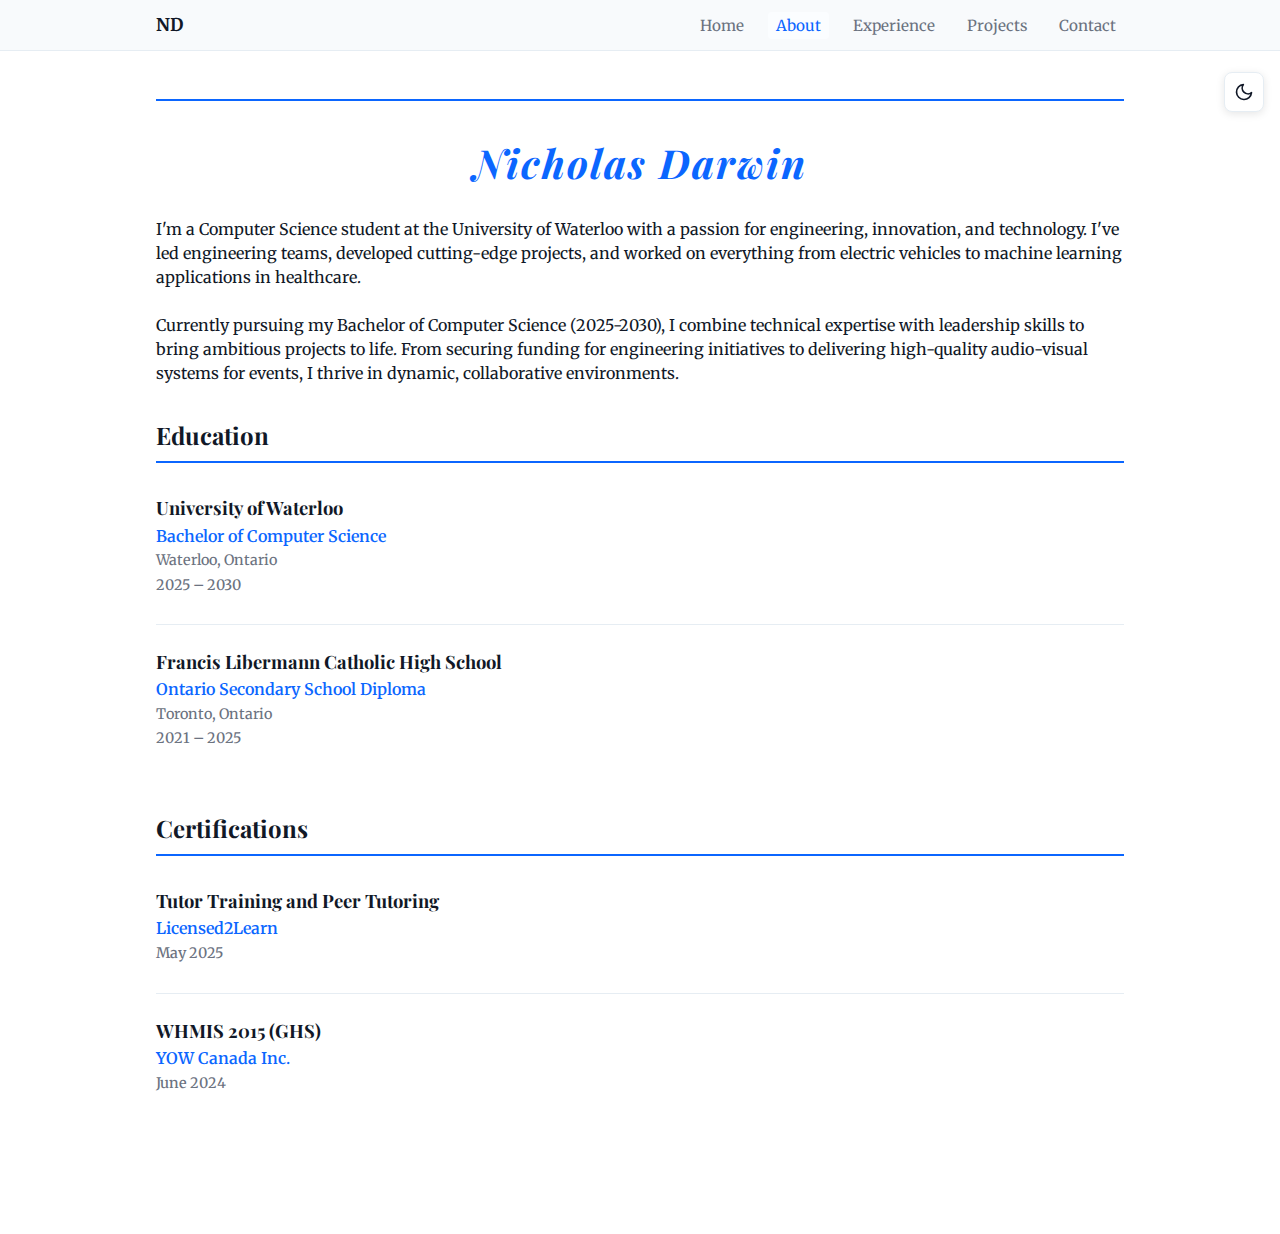
<file: about.html>
<!DOCTYPE html>
<html lang="en">
<head>
    <meta charset="UTF-8">
    <meta name="viewport" content="width=device-width, initial-scale=1.0">
    <meta name="description" content="About Nicholas Darwin - Computer Science student at the University of Waterloo with a passion for engineering, innovation, and technology. Learn about my education, certifications, and background.">
    <meta name="keywords" content="Nicholas Darwin, About, Education, Computer Science, University of Waterloo, Certifications">
    <link rel="canonical" href="https://nicholasdarwin.ca/about.html">
    <title>About Nicholas Darwin - Computer Science Student | Education & Background</title>
    <link rel="icon" type="image/svg+xml" href="favicon.svg">
    <link rel="stylesheet" href="styles.css">
    <link href="https://fonts.googleapis.com/css2?family=Merriweather:wght@400;700&family=Playfair+Display:wght@700&display=swap" rel="stylesheet">
</head>
<body>
    <!-- Header -->
    <header>
        <nav>
            <a href="index.html" class="logo">ND</a>
            <button class="theme-toggle" id="theme-toggle" aria-label="Toggle dark mode">
                <svg id="theme-icon" xmlns="http://www.w3.org/2000/svg" viewBox="0 0 24 24">
                    <path d="M21 12.79A9 9 0 1 1 11.21 3 7 7 0 0 0 21 12.79z"></path>
                </svg>
            </button>
            <button class="hamburger" id="hamburger-toggle">☰</button>
            <ul class="nav-links" id="nav-menu">
                <li><a href="index.html">Home</a></li>
                <li><a href="about.html" class="active">About</a></li>
                <li><a href="experience.html">Experience</a></li>
                <li><a href="projects.html">Projects</a></li>
                <li><a href="contact.html">Contact</a></li>
            </ul>
        </nav>
    </header>

    <main>
        <section>
            <h2 class="section-title"></h2>
            <h1 class="fancy-name">Nicholas Darwin</h1>
            <div class="about-content">
                <p>
                    I'm a Computer Science student at the University of Waterloo with a passion for engineering, 
                    innovation, and technology. I've led engineering teams, developed cutting-edge projects, and 
                    worked on everything from electric vehicles to machine learning applications in healthcare.
                </p>
                <p style="margin-top: 1.5rem;">
                    Currently pursuing my Bachelor of Computer Science (2025-2030), I combine technical expertise 
                    with leadership skills to bring ambitious projects to life. From securing funding for engineering 
                    initiatives to delivering high-quality audio-visual systems for events, I thrive in dynamic, 
                    collaborative environments.
                </p>
            </div>
        </section>

        <section id="education">
            <h2 class="section-title">Education</h2>
            <div class="experience-list">
                <div class="experience-item">
                    <div class="experience-header">
                        <div>
                            <h3>University of Waterloo</h3>
                            <p class="company">Bachelor of Computer Science</p>
                            <p class="location">Waterloo, Ontario</p>
                        </div>
                        <span class="date">2025 – 2030</span>
                    </div>
                </div>
                <div class="experience-item">
                    <div class="experience-header">
                        <div>
                            <h3>Francis Libermann Catholic High School</h3>
                            <p class="company">Ontario Secondary School Diploma</p>
                            <p class="location">Toronto, Ontario</p>
                        </div>
                        <span class="date">2021 – 2025</span>
                    </div>
                </div>
            </div>
        </section>

        <section id="certifications">
            <h2 class="section-title">Certifications</h2>
            <div class="experience-list">
                <div class="experience-item">
                    <div class="experience-header">
                        <div>
                            <h3>Tutor Training and Peer Tutoring</h3>
                            <p class="company">Licensed2Learn</p>
                        </div>
                        <span class="date">May 2025</span>
                    </div>
                </div>
                <div class="experience-item">
                    <div class="experience-header">
                        <div>
                            <h3>WHMIS 2015 (GHS)</h3>
                            <p class="company">YOW Canada Inc.</p>
                        </div>
                        <span class="date">June 2024</span>
                    </div>
                </div>
        </section>
    </main>

    <footer>
    </footer>

    <script src="script.js"></script>
</body>
</html>
</file>
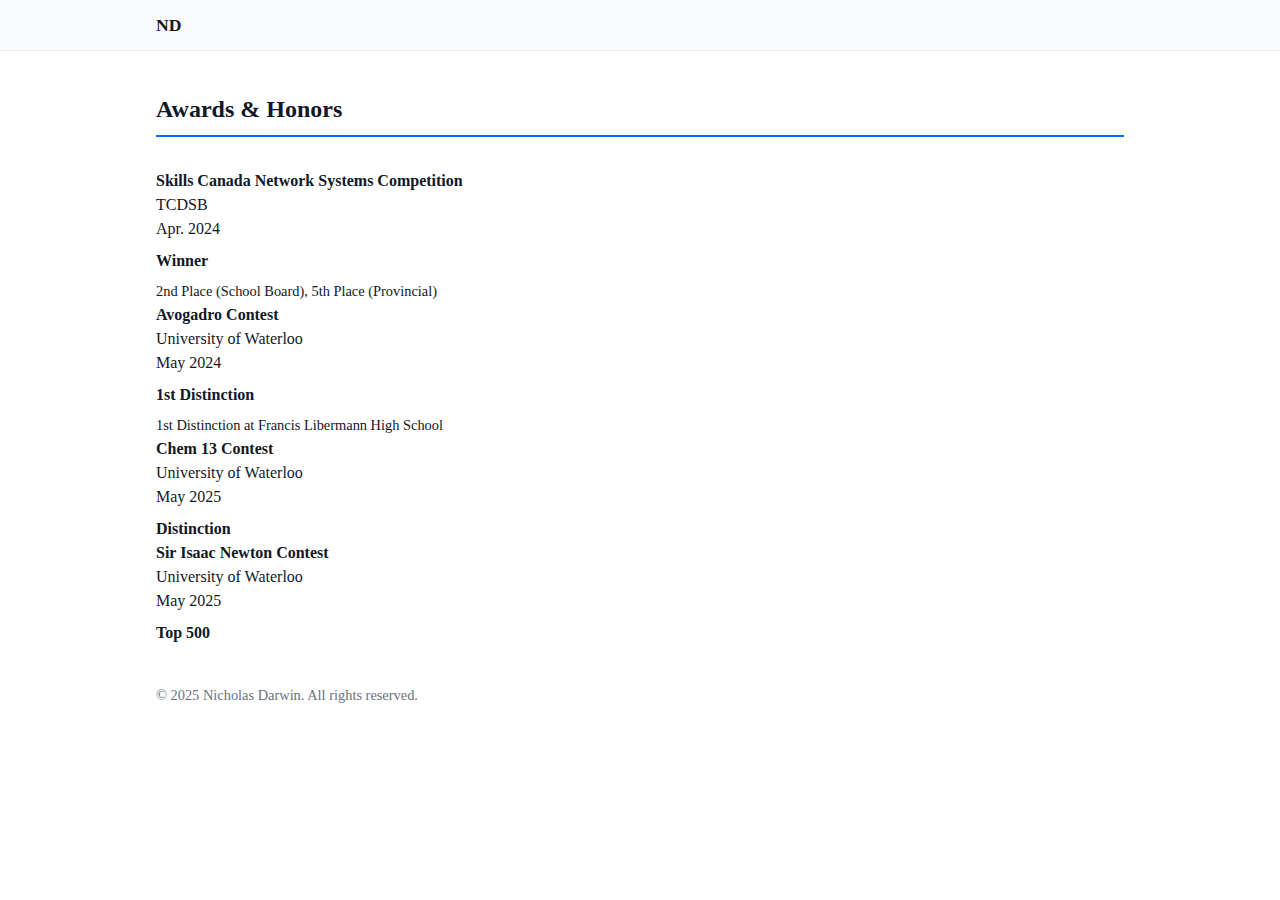
<file: awards.html>
<!DOCTYPE html>
<html lang="en">
<head>
    <meta charset="UTF-8">
    <meta name="viewport" content="width=device-width, initial-scale=1.0">
    <title>Awards - Nicholas Darwin</title>
    <link rel="preconnect" href="https://fonts.googleapis.com">
    <link rel="preconnect" href="https://fonts.gstatic.com" crossorigin>
    <link href="https://fonts.googleapis.com/css2?family=Orbitron:wght@400;500;700;900&family=Rajdhani:wght@300;400;500;600;700&display=swap" rel="stylesheet">
    <link rel="stylesheet" href="styles.css">
</head>
<body>
    <!-- Animated Starry Background -->
    <div id="stars"></div>

    <!-- Header -->
    <header>
        <nav>
            <a href="index.html" class="logo">ND</a>
            <ul class="nav-links">
                <li><a href="index.html">Home</a></li>
                <li><a href="about.html">About</a></li>
                <li><a href="experience.html">Experience</a></li>
                <li><a href="projects.html">Projects</a></li>
                <li><a href="skills.html">Skills</a></li>
                <li><a href="awards.html" class="active">Awards</a></li>
                <li><a href="contact.html">Contact</a></li>
            </ul>
        </nav>
    </header>

    <main>
        <section>
            <h2 class="section-title">Awards & Honors</h2>
            <div class="awards-grid">
                <div class="award-card">
                    <h4>Skills Canada Network Systems Competition</h4>
                    <p class="award-org">TCDSB</p>
                    <p class="award-date">Apr. 2024</p>
                    <p style="color: var(--neon-blue); margin-top: 0.5rem; font-weight: 600;">Winner</p>
                    <p style="color: var(--text-secondary); font-size: 0.9rem; margin-top: 0.5rem;">2nd Place (School Board), 5th Place (Provincial)</p>
                </div>
                <div class="award-card">
                    <h4>Avogadro Contest</h4>
                    <p class="award-org">University of Waterloo</p>
                    <p class="award-date">May 2024</p>
                    <p style="color: var(--neon-blue); margin-top: 0.5rem; font-weight: 600;">1st Distinction</p>
                    <p style="color: var(--text-secondary); font-size: 0.9rem; margin-top: 0.5rem;">1st Distinction at Francis Libermann High School</p>
                </div>
                <div class="award-card">
                    <h4>Chem 13 Contest</h4>
                    <p class="award-org">University of Waterloo</p>
                    <p class="award-date">May 2025</p>
                    <p style="color: var(--neon-blue); margin-top: 0.5rem; font-weight: 600;">Distinction</p>
                </div>
                <div class="award-card">
                    <h4>Sir Isaac Newton Contest</h4>
                    <p class="award-org">University of Waterloo</p>
                    <p class="award-date">May 2025</p>
                    <p style="color: var(--neon-blue); margin-top: 0.5rem; font-weight: 600;">Top 500</p>
                </div>
            </div>
        </section>
    </main>

    <footer>
        <p>&copy; 2025 Nicholas Darwin. All rights reserved.</p>
    </footer>

    <script src="script.js"></script>
</body>
</html>
</file>
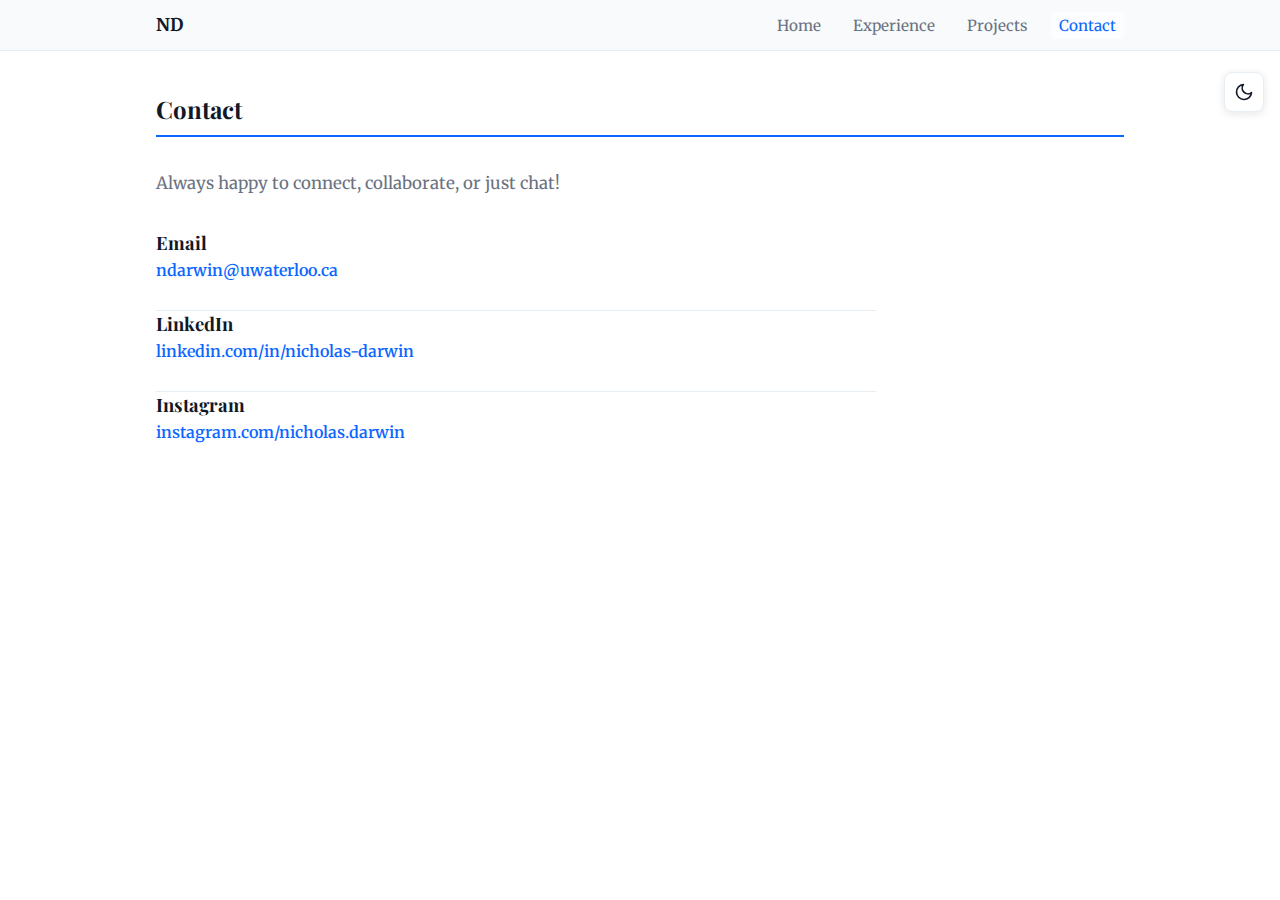
<file: contact.html>
<!DOCTYPE html>
<html lang="en">
<head>
    <meta charset="UTF-8">
    <meta name="viewport" content="width=device-width, initial-scale=1.0">
    <meta name="description" content="Contact Nicholas Darwin for opportunities, collaborations, or inquiries. Connect via email, LinkedIn, or Instagram. Open to software development projects and professional networking.">
    <meta name="keywords" content="Nicholas Darwin, Contact, Email, LinkedIn, Get in Touch, Collaboration, Opportunities">
    <meta name="robots" content="noindex">
    <link rel="canonical" href="https://nicholasdarwin.ca/">
    <title>Nicholas Darwin</title>
    <link rel="icon" type="image/svg+xml" href="assets/favicon.svg">
    <link rel="stylesheet" href="styles.css">
    <link href="https://fonts.googleapis.com/css2?family=Merriweather:wght@400;700&family=Playfair+Display:wght@700&display=swap" rel="stylesheet">
</head>
<body>
    <!-- Header -->
    <header>
        <nav>
            <a href="index.html" class="logo">ND</a>
            <button class="theme-toggle" id="theme-toggle" aria-label="Toggle dark mode">
                <svg id="theme-icon" xmlns="http://www.w3.org/2000/svg" viewBox="0 0 24 24">
                    <path d="M21 12.79A9 9 0 1 1 11.21 3 7 7 0 0 0 21 12.79z"></path>
                </svg>
            </button>
            <button class="hamburger" id="hamburger-toggle">☰</button>
            <ul class="nav-links" id="nav-menu">
                <li><a href="index.html">Home</a></li>
                <li><a href="experience.html">Experience</a></li>
                <li><a href="projects.html">Projects</a></li>
                <li><a href="contact.html" class="active">Contact</a></li>
            </ul>
        </nav>
    </header>

    <main>
        <section>
            <h2 class="section-title">Contact</h2>
            <div class="contact-content">
                <p class="intro-text">Always happy to connect, collaborate, or just chat!</p>
                
                <div class="experience-item slide-from-left">
                    <div class="experience-header">
                        <div>
                            <h3>Email</h3>
                            <p class="company">ndarwin@uwaterloo.ca</p>
                        </div>
                    </div>
                </div>

                <div class="experience-item slide-from-right">
                    <div class="experience-header">
                        <div>
                            <h3>LinkedIn</h3>
                            <p class="company"><a href="https://linkedin.com/in/nicholas-darwin" target="_blank" style="color: var(--accent); text-decoration: none;">linkedin.com/in/nicholas-darwin</a></p>
                        </div>
                    </div>
                </div>

                <div class="experience-item slide-from-left">
                    <div class="experience-header">
                        <div>
                            <h3>Instagram</h3>
                            <p class="company"><a href="https://www.instagram.com/nicholas.darwin/" target="_blank" style="color: var(--accent); text-decoration: none;">instagram.com/nicholas.darwin</a></p>
                        </div>
                    </div>
                </div>
            </div>
        </section>
    </main>

    <footer>
    </footer>

    <script src="script.js"></script>
</body>
</html>
</file>
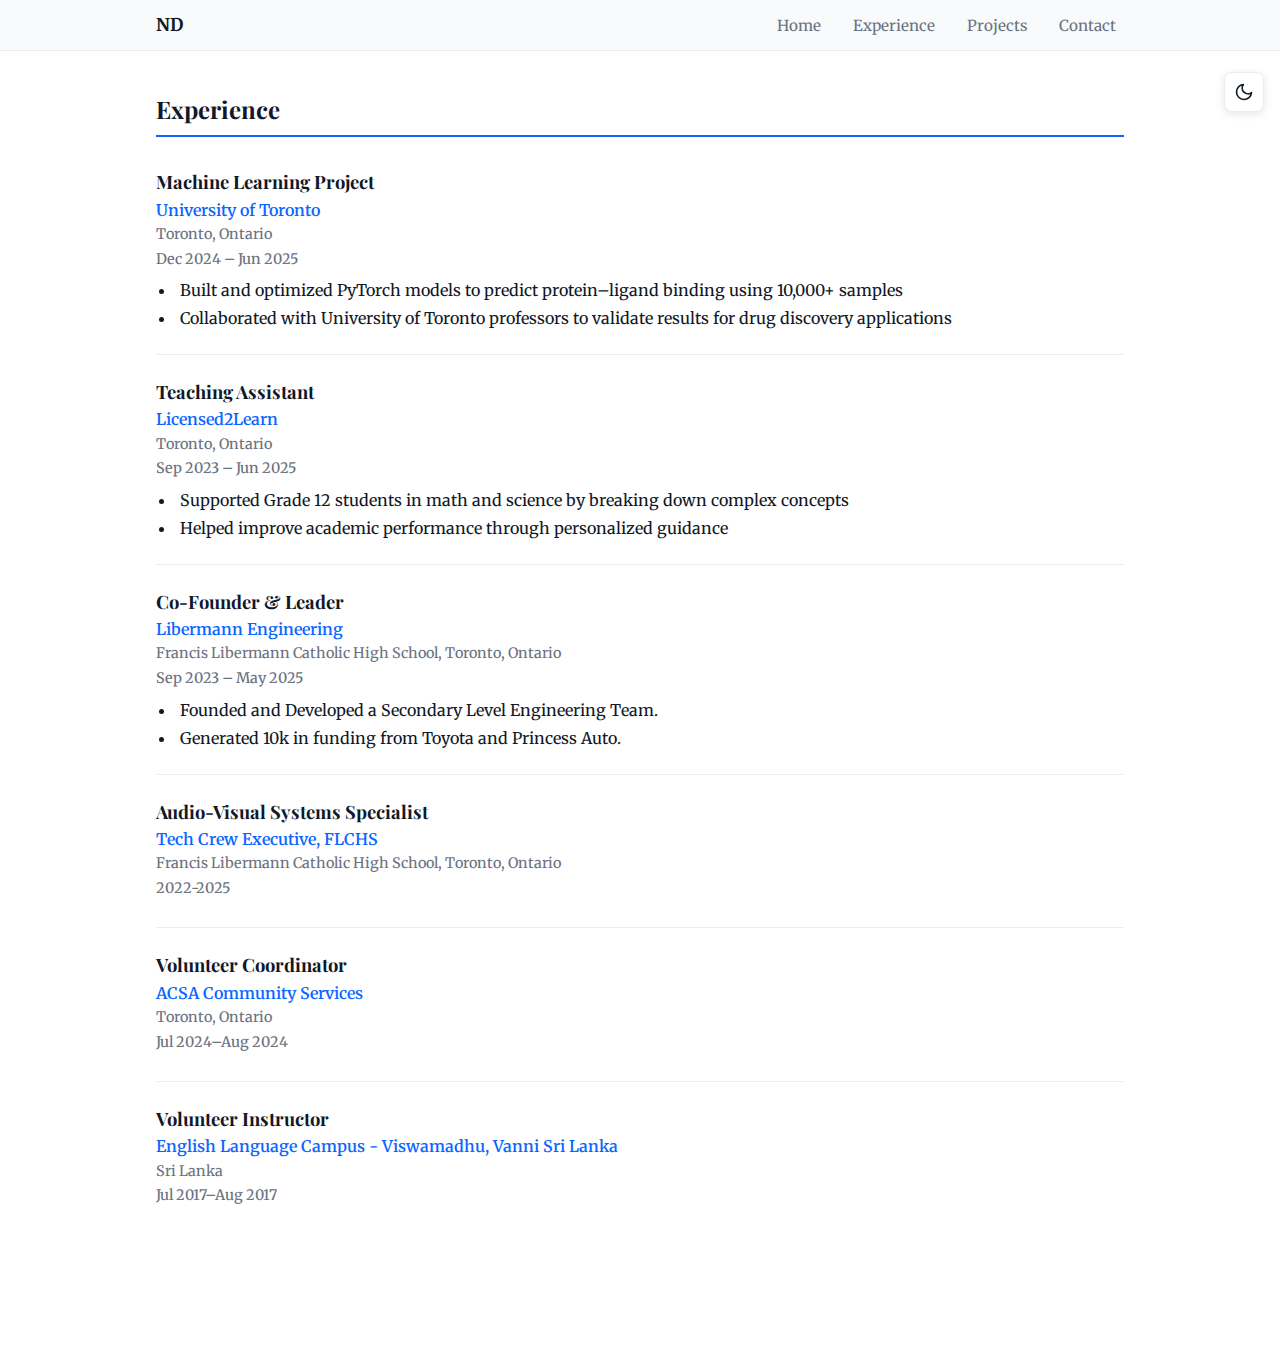
<file: experience.html>
<!DOCTYPE html>
<html lang="en">
<head>
    <meta charset="UTF-8">
    <meta name="viewport" content="width=device-width, initial-scale=1.0">
    <meta name="description" content="Nicholas Darwin's professional experience including leadership roles in engineering, audio-visual systems, teaching, and community service. View my work history and accomplishments.">
    <meta name="keywords" content="Nicholas Darwin, Experience, Work History, Engineering Leadership, Audio Visual, Teaching Assistant, Professional Experience">
    <meta name="robots" content="noindex">
    <link rel="canonical" href="https://nicholasdarwin.ca/">
    <title>Nicholas Darwin</title>
    <link rel="icon" type="image/svg+xml" href="assets/favicon.svg">
    <link rel="stylesheet" href="styles.css">
    <link href="https://fonts.googleapis.com/css2?family=Merriweather:wght@400;700&family=Playfair+Display:wght@700&display=swap" rel="stylesheet">
</head>
<body>
    <!-- Header -->
    <header>
        <nav>
            <a href="/" class="logo">ND</a>
            <button class="theme-toggle" id="theme-toggle" aria-label="Toggle dark mode">
                <svg id="theme-icon" xmlns="http://www.w3.org/2000/svg" viewBox="0 0 24 24">
                    <path d="M21 12.79A9 9 0 1 1 11.21 3 7 7 0 0 0 21 12.79z"></path>
                </svg>
            </button>
            <button class="hamburger" id="hamburger-toggle">☰</button>
            <ul class="nav-links" id="nav-menu">
                <li><a href="/">Home</a></li>
                <li><a href="/experience" class="active">Experience</a></li>
                <li><a href="/projects">Projects</a></li>
                <li><a href="/contact">Contact</a></li>
            </ul>
        </nav>
    </header>

    <main>
        <section>
            <h2 class="section-title">Experience</h2>
            <div class="experience-list">
                <div class="experience-item slide-from-left">
                    <div class="experience-header">
                        <div>
                            <h3>Machine Learning Project</h3>
                            <p class="company">University of Toronto</p>
                            <p class="location">Toronto, Ontario</p>
                            <span class="date">Dec 2024 – Jun 2025</span>
                        </div>
                    </div>
                    <ul class="experience-details">
                        <li>Built and optimized PyTorch models to predict protein–ligand binding using 10,000+ samples</li>
                        <li>Collaborated with University of Toronto professors to validate results for drug discovery applications</li>
                    </ul>
                </div>

                <div class="experience-item slide-from-right">
                    <div class="experience-header">
                        <div>
                            <h3>Teaching Assistant</h3>
                            <p class="company">Licensed2Learn</p>
                            <p class="location">Toronto, Ontario</p>
                            <span class="date">Sep 2023 – Jun 2025</span>
                        </div>
                    </div>
                    <ul class="experience-details">
                        <li>Supported Grade 12 students in math and science by breaking down complex concepts</li>
                        <li>Helped improve academic performance through personalized guidance</li>
                    </ul>
                </div>

                <div class="experience-item slide-from-left">
                    <div class="experience-header">
                        <div>
                            <h3>Co-Founder & Leader</h3>
                            <p class="company">Libermann Engineering</p>
                            <p class="location">Francis Libermann Catholic High School, Toronto, Ontario</p>
                            <span class="date">Sep 2023 – May 2025</span>
                        </div>
                    </div>
                    <ul class="experience-details">
                        <li>Founded and Developed a Secondary Level Engineering Team.</li>
                        <li>Generated 10k in funding from Toyota and Princess Auto.</li>
                    </ul>
                </div>

                <div class="experience-item slide-from-right">
                    <div class="experience-header">
                        <div>
                            <h3>Audio-Visual Systems Specialist</h3>
                            <p class="company">Tech Crew Executive, FLCHS</p>
                            <p class="location">Francis Libermann Catholic High School, Toronto, Ontario</p>
                            <span class="date">2022-2025</span>
                        </div>
                    </div>
                </div>

                <div class="experience-item slide-from-left">
                    <div class="experience-header">
                        <div>
                            <h3>Volunteer Coordinator</h3>
                            <p class="company">ACSA Community Services</p>
                            <p class="location">Toronto, Ontario</p>
                            <span class="date">Jul 2024–Aug 2024</span>
                        </div>
                    </div>
                </div>

                <div class="experience-item slide-from-right">
                    <div class="experience-header">
                        <div>
                            <h3>Volunteer Instructor</h3>
                            <p class="company">English Language Campus - Viswamadhu, Vanni Sri Lanka</p>
                            <p class="location">Sri Lanka</p>
                            <span class="date">Jul 2017–Aug 2017</span>
                        </div>
                    </div>
                </div>
            </div>
        </section>
    </main>

    <footer>
    </footer>

    <script src="script.js"></script>
</body>
</html>
</file>
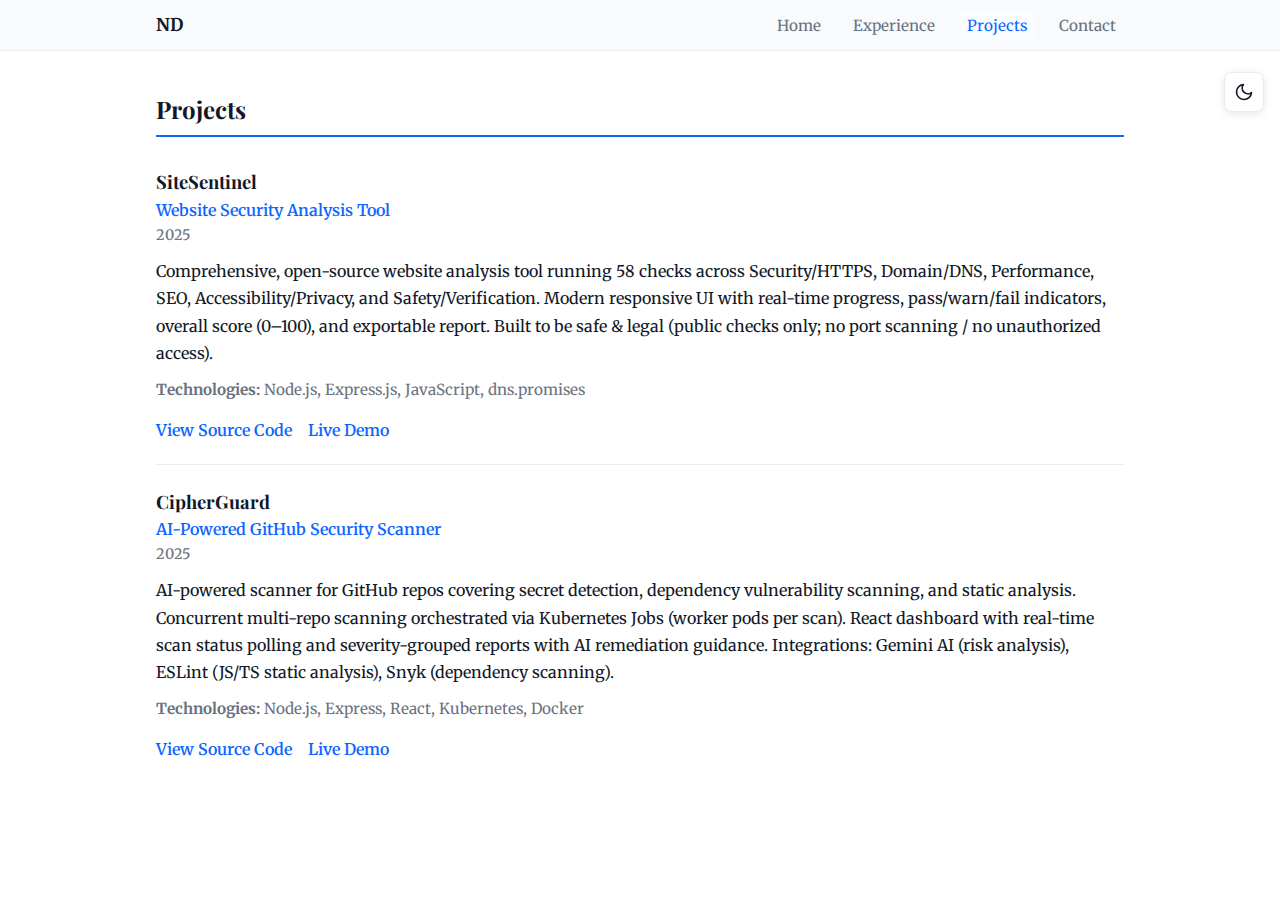
<file: projects.html>
<!DOCTYPE html>
<html lang="en">
<head>
    <meta charset="UTF-8">
    <meta name="viewport" content="width=device-width, initial-scale=1.0">
    <meta name="description" content="Explore Nicholas Darwin's software projects including SiteSentinel (website security tool), EV Race Car development, and machine learning healthcare applications. View source code and live demos.">
    <meta name="keywords" content="Nicholas Darwin, Projects, Portfolio, SiteSentinel, Software Development, Machine Learning, Electric Vehicle, Web Security">
    <meta name="robots" content="noindex">
    <link rel="canonical" href="https://nicholasdarwin.ca/">
    <title>Nicholas Darwin</title>
    <link rel="icon" type="image/svg+xml" href="assets/favicon.svg">
    <link rel="stylesheet" href="styles.css">
    <link href="https://fonts.googleapis.com/css2?family=Merriweather:wght@400;700&family=Playfair+Display:wght@700&display=swap" rel="stylesheet">
</head>
<body>
    <!-- Header -->
    <header>
        <nav>
            <a href="index.html" class="logo">ND</a>
            <button class="theme-toggle" id="theme-toggle" aria-label="Toggle dark mode">
                <svg id="theme-icon" xmlns="http://www.w3.org/2000/svg" viewBox="0 0 24 24">
                    <path d="M21 12.79A9 9 0 1 1 11.21 3 7 7 0 0 0 21 12.79z"></path>
                </svg>
            </button>
            <button class="hamburger" id="hamburger-toggle">☰</button>
            <ul class="nav-links" id="nav-menu">
                <li><a href="index.html">Home</a></li>
                <li><a href="experience.html">Experience</a></li>
                <li><a href="projects.html" class="active">Projects</a></li>
                <li><a href="contact.html">Contact</a></li>
            </ul>
        </nav>
    </header>

    <main>
        <section>
            <h2 class="section-title">Projects</h2>
            <div class="experience-list">
                <div class="experience-item slide-from-left">
                    <div class="experience-header">
                        <div>
                            <h3>SiteSentinel</h3>
                            <p class="company">Website Security Analysis Tool</p>
                        </div>
                        <span class="date">2025</span>
                    </div>
                    <p class="project-description">Comprehensive, open-source website analysis tool running 58 checks across Security/HTTPS, Domain/DNS, Performance, SEO, Accessibility/Privacy, and Safety/Verification. Modern responsive UI with real-time progress, pass/warn/fail indicators, overall score (0–100), and exportable report. Built to be safe & legal (public checks only; no port scanning / no unauthorized access).</p>
                    <p class="project-tech-inline"><strong>Technologies:</strong> Node.js, Express.js, JavaScript, dns.promises</p>
                    <div class="project-links">
                        <a href="https://github.com/NicholasDarwin/SiteSentinel" target="_blank" rel="noopener">View Source Code</a>
                        <a href="https://site-sentinel-delta.vercel.app/" target="_blank" rel="noopener">Live Demo</a>
                    </div>
                </div>

                <div class="experience-item slide-from-right">
                    <div class="experience-header">
                        <div>
                            <h3>CipherGuard</h3>
                            <p class="company">AI-Powered GitHub Security Scanner</p>
                        </div>
                        <span class="date">2025</span>
                    </div>
                    <p class="project-description">AI-powered scanner for GitHub repos covering secret detection, dependency vulnerability scanning, and static analysis. Concurrent multi-repo scanning orchestrated via Kubernetes Jobs (worker pods per scan). React dashboard with real-time scan status polling and severity-grouped reports with AI remediation guidance. Integrations: Gemini AI (risk analysis), ESLint (JS/TS static analysis), Snyk (dependency scanning).</p>
                    <p class="project-tech-inline"><strong>Technologies:</strong> Node.js, Express, React, Kubernetes, Docker</p>
                    <div class="project-links">
                        <a href="https://github.com/NicholasDarwin/CipherGuard" target="_blank" rel="noopener">View Source Code</a>
                        <a href="https://cipher-guard-delta.vercel.app/" target="_blank" rel="noopener">Live Demo</a>
                    </div>
                </div>
            </div>
        </section>
    </main>

    <footer>
    </footer>

    <script src="script.js"></script>
</body>
</html>
</file>
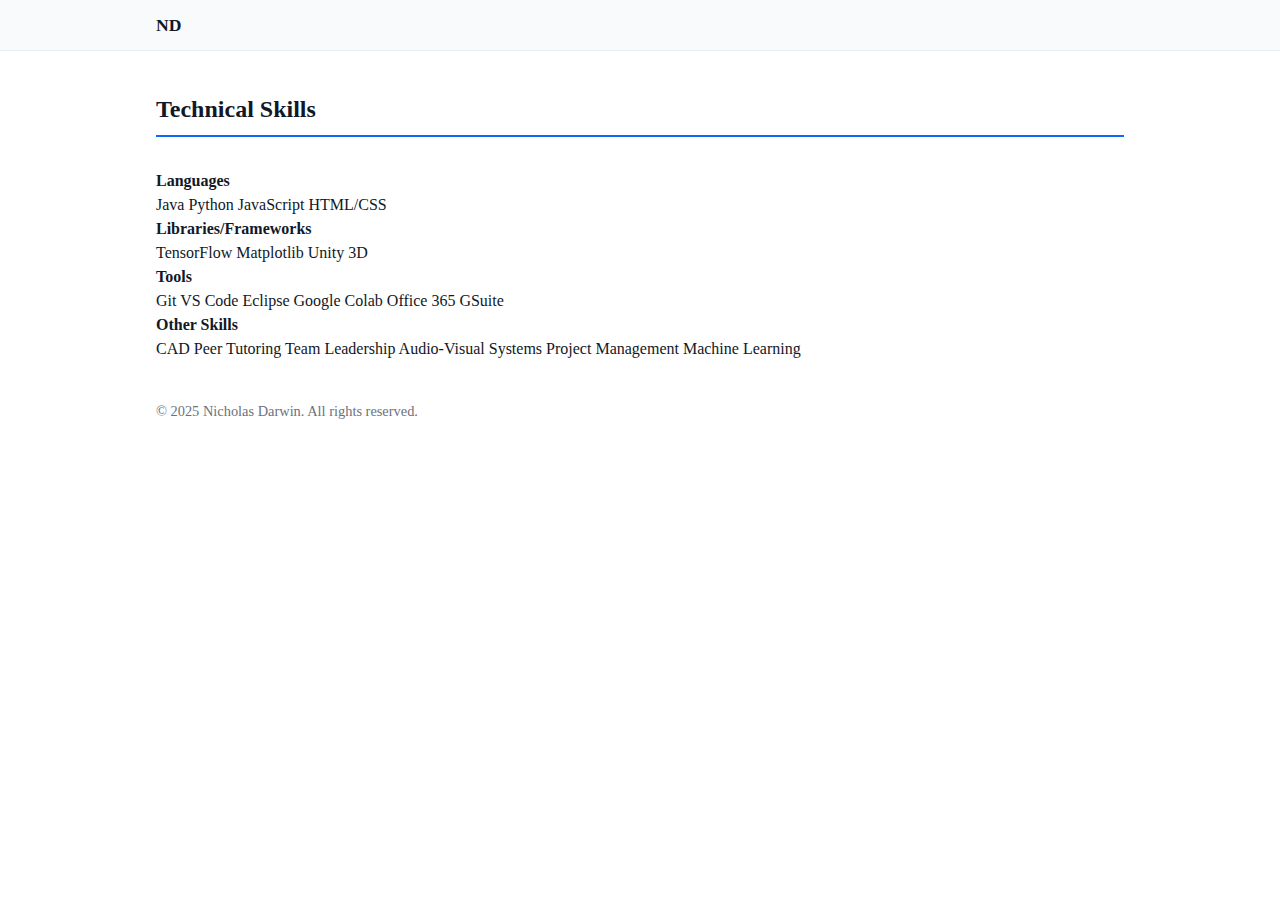
<file: skills.html>
<!DOCTYPE html>
<html lang="en">
<head>
    <meta charset="UTF-8">
    <meta name="viewport" content="width=device-width, initial-scale=1.0">
    <title>Skills - Nicholas Darwin</title>
    <link rel="preconnect" href="https://fonts.googleapis.com">
    <link rel="preconnect" href="https://fonts.gstatic.com" crossorigin>
    <link href="https://fonts.googleapis.com/css2?family=Orbitron:wght@400;500;700;900&family=Rajdhani:wght@300;400;500;600;700&display=swap" rel="stylesheet">
    <link rel="stylesheet" href="styles.css">
</head>
<body>
    <!-- Animated Starry Background -->
    <div id="stars"></div>

    <!-- Header -->
    <header>
        <nav>
            <a href="index.html" class="logo">ND</a>
            <ul class="nav-links">
                <li><a href="index.html">Home</a></li>
                <li><a href="about.html">About</a></li>
                <li><a href="experience.html">Experience</a></li>
                <li><a href="projects.html">Projects</a></li>
                <li><a href="skills.html" class="active">Skills</a></li>
                <li><a href="awards.html">Awards</a></li>
                <li><a href="contact.html">Contact</a></li>
            </ul>
        </nav>
    </header>

    <main>
        <section>
            <h2 class="section-title">Technical Skills</h2>
            <div class="skills-grid">
                <div class="skill-category">
                    <h4>Languages</h4>
                    <div class="skill-tags">
                        <span class="skill-tag">Java</span>
                        <span class="skill-tag">Python</span>
                        <span class="skill-tag">JavaScript</span>
                        <span class="skill-tag">HTML/CSS</span>
                    </div>
                </div>
                <div class="skill-category">
                    <h4>Libraries/Frameworks</h4>
                    <div class="skill-tags">
                        <span class="skill-tag">TensorFlow</span>
                        <span class="skill-tag">Matplotlib</span>
                        <span class="skill-tag">Unity 3D</span>
                    </div>
                </div>
                <div class="skill-category">
                    <h4>Tools</h4>
                    <div class="skill-tags">
                        <span class="skill-tag">Git</span>
                        <span class="skill-tag">VS Code</span>
                        <span class="skill-tag">Eclipse</span>
                        <span class="skill-tag">Google Colab</span>
                        <span class="skill-tag">Office 365</span>
                        <span class="skill-tag">GSuite</span>
                    </div>
                </div>
                <div class="skill-category">
                    <h4>Other Skills</h4>
                    <div class="skill-tags">
                        <span class="skill-tag">CAD</span>
                        <span class="skill-tag">Peer Tutoring</span>
                        <span class="skill-tag">Team Leadership</span>
                        <span class="skill-tag">Audio-Visual Systems</span>
                        <span class="skill-tag">Project Management</span>
                        <span class="skill-tag">Machine Learning</span>
                    </div>
                </div>
            </div>
        </section>
    </main>

    <footer>
        <p>&copy; 2025 Nicholas Darwin. All rights reserved.</p>
    </footer>

    <script src="script.js"></script>
</body>
</html>
</file>
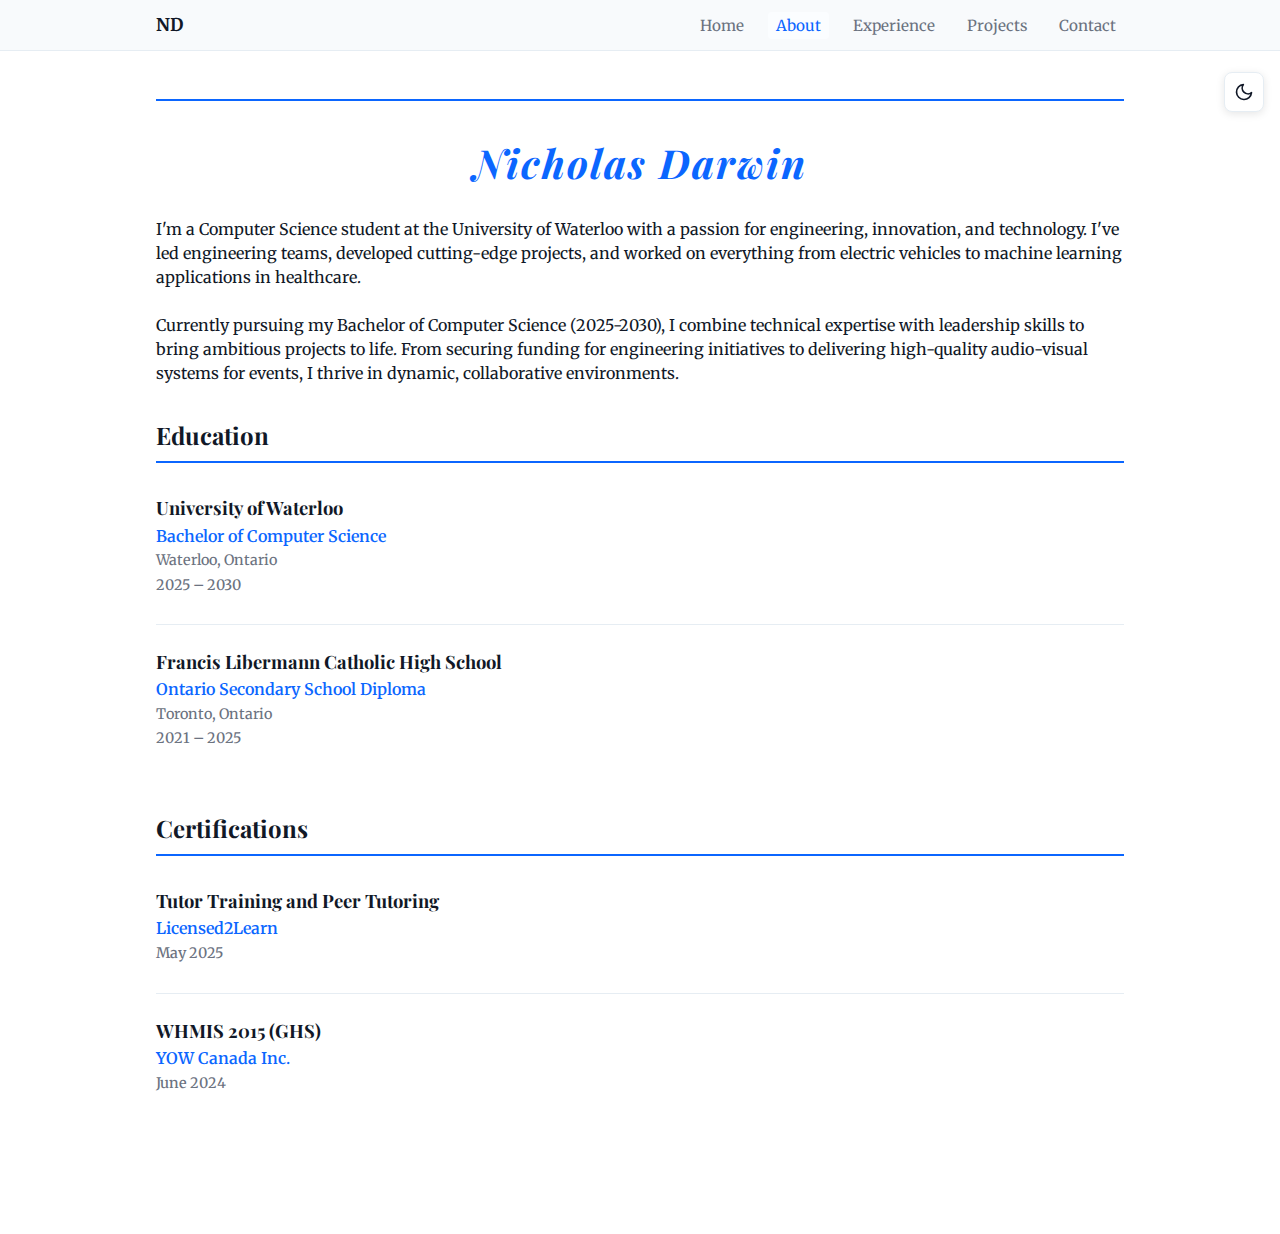
<file: html/about.html>
<!DOCTYPE html>
<html lang="en">
<head>
    <meta charset="UTF-8">
    <meta name="viewport" content="width=device-width, initial-scale=1.0">
    <meta name="description" content="About Nicholas Darwin - Computer Science student at the University of Waterloo with a passion for engineering, innovation, and technology. Learn about my education, certifications, and background.">
    <meta name="keywords" content="Nicholas Darwin, About, Education, Computer Science, University of Waterloo, Certifications">
    <link rel="canonical" href="https://nicholasdarwin.ca/about.html">
    <title>About - Nicholas Darwin</title>
    <link rel="icon" type="image/svg+xml" href="../assets/favicon.svg">
    <link rel="stylesheet" href="../styles.css">
    <link href="https://fonts.googleapis.com/css2?family=Merriweather:wght@400;700&family=Playfair+Display:wght@700&display=swap" rel="stylesheet">
</head>
<body>
    <!-- Header -->
    <header>
        <nav>
            <a href="../index.html" class="logo">ND</a>
            <button class="theme-toggle" id="theme-toggle" aria-label="Toggle dark mode">
                <svg id="theme-icon" xmlns="http://www.w3.org/2000/svg" viewBox="0 0 24 24">
                    <path d="M21 12.79A9 9 0 1 1 11.21 3 7 7 0 0 0 21 12.79z"></path>
                </svg>
            </button>
            <button class="hamburger" id="hamburger-toggle">☰</button>
            <ul class="nav-links" id="nav-menu">
                <li><a href="../index.html">Home</a></li>
                <li><a href="about.html" class="active">About</a></li>
                <li><a href="experience.html">Experience</a></li>
                <li><a href="projects.html">Projects</a></li>
                <li><a href="contact.html">Contact</a></li>
            </ul>
        </nav>
    </header>

    <main>
        <section>
            <h2 class="section-title"></h2>
            <h1 class="fancy-name">Nicholas Darwin</h1>
            <div class="about-content">
                <p>
                    I'm a Computer Science student at the University of Waterloo with a passion for engineering, 
                    innovation, and technology. I've led engineering teams, developed cutting-edge projects, and 
                    worked on everything from electric vehicles to machine learning applications in healthcare.
                </p>
                <p style="margin-top: 1.5rem;">
                    Currently pursuing my Bachelor of Computer Science (2025-2030), I combine technical expertise 
                    with leadership skills to bring ambitious projects to life. From securing funding for engineering 
                    initiatives to delivering high-quality audio-visual systems for events, I thrive in dynamic, 
                    collaborative environments.
                </p>
            </div>
        </section>

        <section id="education">
            <h2 class="section-title">Education</h2>
            <div class="experience-list">
                <div class="experience-item">
                    <div class="experience-header">
                        <div>
                            <h3>University of Waterloo</h3>
                            <p class="company">Bachelor of Computer Science</p>
                            <p class="location">Waterloo, Ontario</p>
                        </div>
                        <span class="date">2025 – 2030</span>
                    </div>
                </div>
                <div class="experience-item">
                    <div class="experience-header">
                        <div>
                            <h3>Francis Libermann Catholic High School</h3>
                            <p class="company">Ontario Secondary School Diploma</p>
                            <p class="location">Toronto, Ontario</p>
                        </div>
                        <span class="date">2021 – 2025</span>
                    </div>
                </div>
            </div>
        </section>

        <section id="certifications">
            <h2 class="section-title">Certifications</h2>
            <div class="experience-list">
                <div class="experience-item">
                    <div class="experience-header">
                        <div>
                            <h3>Tutor Training and Peer Tutoring</h3>
                            <p class="company">Licensed2Learn</p>
                        </div>
                        <span class="date">May 2025</span>
                    </div>
                </div>
                <div class="experience-item">
                    <div class="experience-header">
                        <div>
                            <h3>WHMIS 2015 (GHS)</h3>
                            <p class="company">YOW Canada Inc.</p>
                        </div>
                        <span class="date">June 2024</span>
                    </div>
                </div>
        </section>
    </main>

    <footer>
    </footer>

    <script src="../script.js"></script>
</body>
</html>
</file>
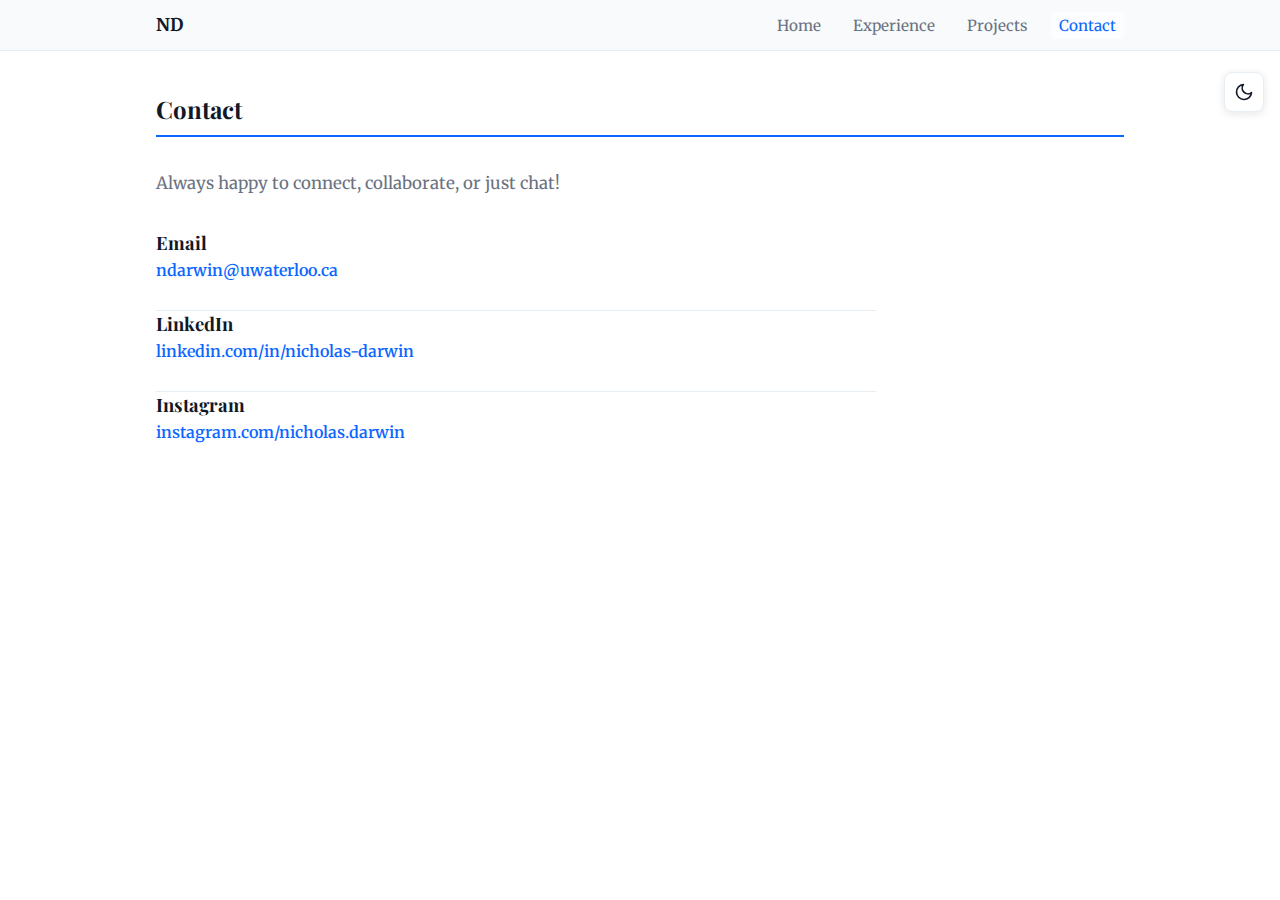
<file: html/contact.html>
<!DOCTYPE html>
<html lang="en">
<head>
    <meta charset="UTF-8">
    <meta name="viewport" content="width=device-width, initial-scale=1.0">
    <meta name="description" content="Contact Nicholas Darwin for opportunities, collaborations, or inquiries. Connect via email, LinkedIn, or Instagram. Open to software development projects and professional networking.">
    <meta name="keywords" content="Nicholas Darwin, Contact, Email, LinkedIn, Get in Touch, Collaboration, Opportunities">
    <link rel="canonical" href="https://nicholasdarwin.ca/contact.html">
    <meta name="robots" content="noindex">
    <title>Nicholas Darwin</title>
    <link rel="icon" type="image/svg+xml" href="../assets/favicon.svg">
    <link rel="stylesheet" href="../styles.css">
    <link href="https://fonts.googleapis.com/css2?family=Merriweather:wght@400;700&family=Playfair+Display:wght@700&display=swap" rel="stylesheet">
</head>
<body>
    <!-- Header -->
    <header>
        <nav>
            <a href="../index.html" class="logo">ND</a>
            <button class="theme-toggle" id="theme-toggle" aria-label="Toggle dark mode">
                <svg id="theme-icon" xmlns="http://www.w3.org/2000/svg" viewBox="0 0 24 24">
                    <path d="M21 12.79A9 9 0 1 1 11.21 3 7 7 0 0 0 21 12.79z"></path>
                </svg>
            </button>
            <button class="hamburger" id="hamburger-toggle">☰</button>
            <ul class="nav-links" id="nav-menu">
                <li><a href="../index.html">Home</a></li>
                <li><a href="experience.html">Experience</a></li>
                <li><a href="projects.html">Projects</a></li>
                <li><a href="contact.html" class="active">Contact</a></li>
            </ul>
        </nav>
    </header>

    <main>
        <section>
            <h2 class="section-title">Contact</h2>
            <div class="contact-content">
                <p class="intro-text">Always happy to connect, collaborate, or just chat!</p>
                
                <div class="experience-item">
                    <div class="experience-header">
                        <div>
                            <h3>Email</h3>
                            <p class="company">ndarwin@uwaterloo.ca</p>
                        </div>
                    </div>
                </div>

                <div class="experience-item">
                    <div class="experience-header">
                        <div>
                            <h3>LinkedIn</h3>
                            <p class="company"><a href="https://linkedin.com/in/nicholas-darwin" target="_blank" style="color: var(--accent); text-decoration: none;">linkedin.com/in/nicholas-darwin</a></p>
                        </div>
                    </div>
                </div>

                <div class="experience-item">
                    <div class="experience-header">
                        <div>
                            <h3>Instagram</h3>
                            <p class="company"><a href="https://www.instagram.com/nicholas.darwin/" target="_blank" style="color: var(--accent); text-decoration: none;">instagram.com/nicholas.darwin</a></p>
                        </div>
                    </div>
                </div>
            </div>
        </section>
    </main>

    <footer>
    </footer>

    <script src="../script.js"></script>
</body>
</html>
</file>
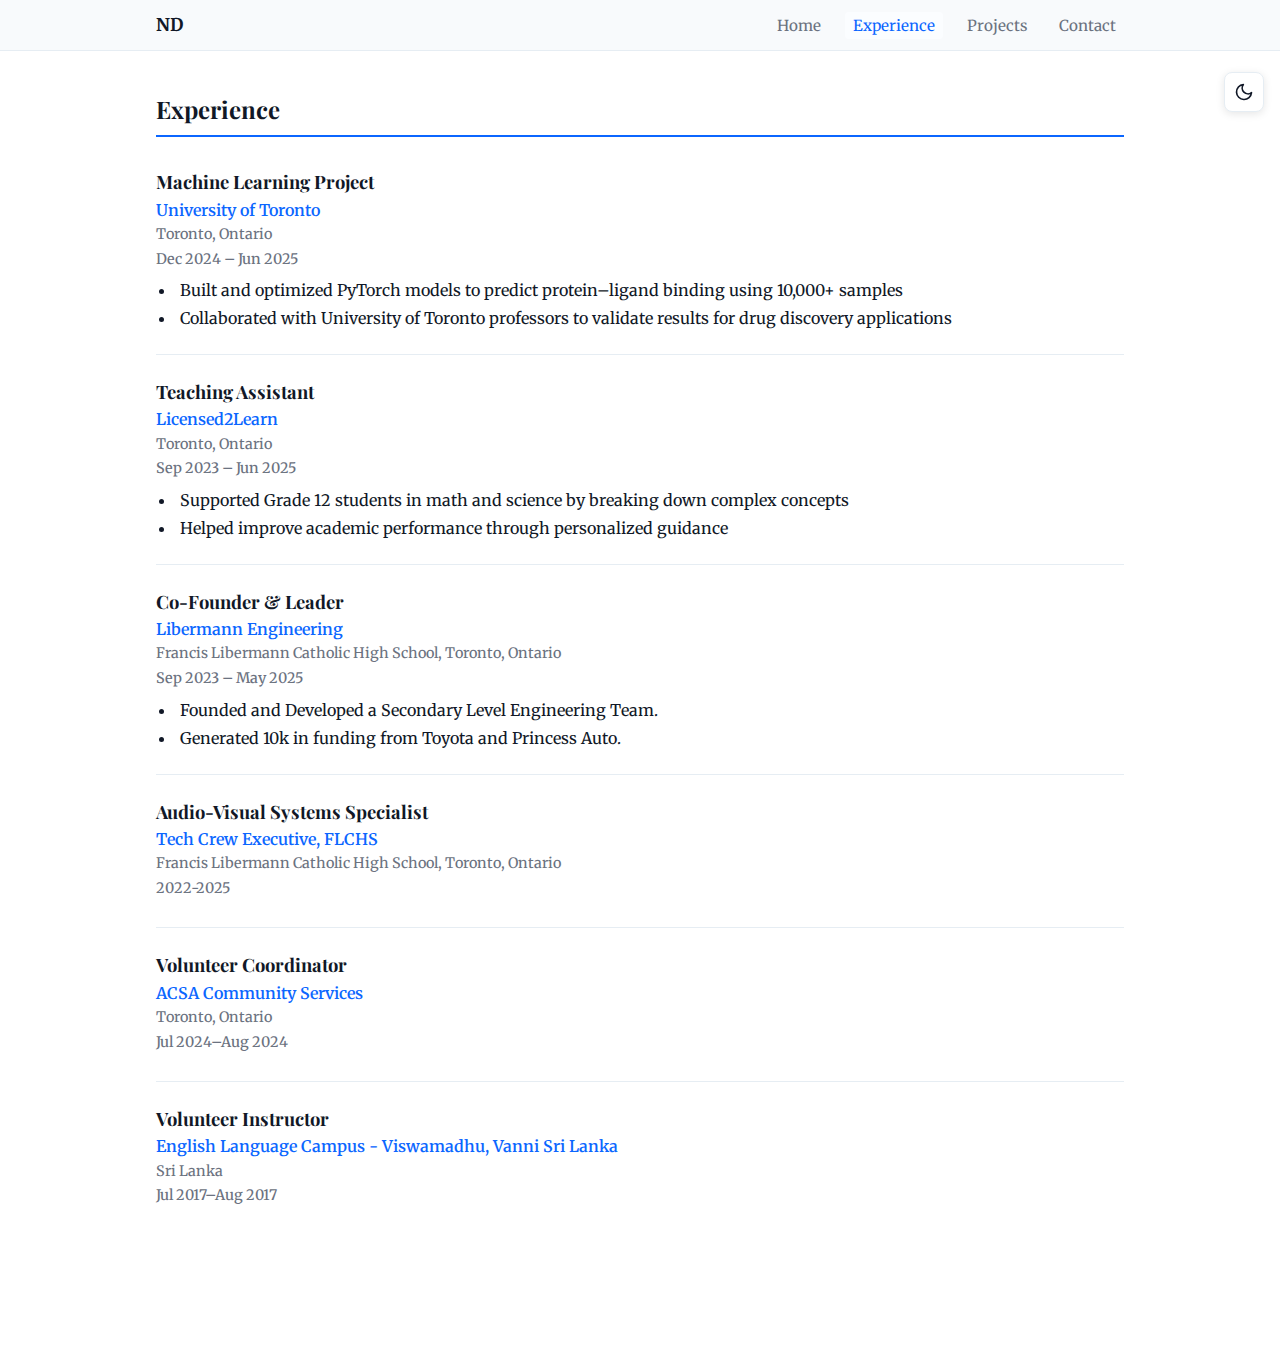
<file: html/experience.html>
<!DOCTYPE html>
<html lang="en">
<head>
    <meta charset="UTF-8">
    <meta name="viewport" content="width=device-width, initial-scale=1.0">
    <meta name="description" content="Nicholas Darwin's professional experience including leadership roles in engineering, audio-visual systems, teaching, and community service. View my work history and accomplishments.">
    <meta name="keywords" content="Nicholas Darwin, Experience, Work History, Engineering Leadership, Audio Visual, Teaching Assistant, Professional Experience">
    <link rel="canonical" href="https://nicholasdarwin.ca/experience.html">
    <meta name="robots" content="noindex">
    <title>Nicholas Darwin</title>
    <link rel="icon" type="image/svg+xml" href="../assets/favicon.svg">
    <link rel="stylesheet" href="../styles.css">
    <link href="https://fonts.googleapis.com/css2?family=Merriweather:wght@400;700&family=Playfair+Display:wght@700&display=swap" rel="stylesheet">
</head>
<body>
    <!-- Header -->
    <header>
        <nav>
            <a href="../index.html" class="logo">ND</a>
            <button class="theme-toggle" id="theme-toggle" aria-label="Toggle dark mode">
                <svg id="theme-icon" xmlns="http://www.w3.org/2000/svg" viewBox="0 0 24 24">
                    <path d="M21 12.79A9 9 0 1 1 11.21 3 7 7 0 0 0 21 12.79z"></path>
                </svg>
            </button>
            <button class="hamburger" id="hamburger-toggle">☰</button>
            <ul class="nav-links" id="nav-menu">
                <li><a href="../index.html">Home</a></li>
                <li><a href="experience.html" class="active">Experience</a></li>
                <li><a href="projects.html">Projects</a></li>
                <li><a href="contact.html">Contact</a></li>
            </ul>
        </nav>
    </header>

    <main>
        <section>
            <h2 class="section-title">Experience</h2>
            <div class="experience-list">
                <div class="experience-item slide-from-left">
                    <div class="experience-header">
                        <div>
                            <h3>Machine Learning Project</h3>
                            <p class="company">University of Toronto</p>
                            <p class="location">Toronto, Ontario</p>
                            <span class="date">Dec 2024 – Jun 2025</span>
                        </div>
                    </div>
                    <ul class="experience-details">
                        <li>Built and optimized PyTorch models to predict protein–ligand binding using 10,000+ samples</li>
                        <li>Collaborated with University of Toronto professors to validate results for drug discovery applications</li>
                    </ul>
                </div>

                <div class="experience-item slide-from-right">
                    <div class="experience-header">
                        <div>
                            <h3>Teaching Assistant</h3>
                            <p class="company">Licensed2Learn</p>
                            <p class="location">Toronto, Ontario</p>
                            <span class="date">Sep 2023 – Jun 2025</span>
                        </div>
                    </div>
                    <ul class="experience-details">
                        <li>Supported Grade 12 students in math and science by breaking down complex concepts</li>
                        <li>Helped improve academic performance through personalized guidance</li>
                    </ul>
                </div>

                <div class="experience-item slide-from-left">
                    <div class="experience-header">
                        <div>
                            <h3>Co-Founder & Leader</h3>
                            <p class="company">Libermann Engineering</p>
                            <p class="location">Francis Libermann Catholic High School, Toronto, Ontario</p>
                            <span class="date">Sep 2023 – May 2025</span>
                        </div>
                    </div>
                    <ul class="experience-details">
                        <li>Founded and Developed a Secondary Level Engineering Team.</li>
                        <li>Generated 10k in funding from Toyota and Princess Auto.</li>
                    </ul>
                </div>

                <div class="experience-item slide-from-right">
                    <div class="experience-header">
                        <div>
                            <h3>Audio-Visual Systems Specialist</h3>
                            <p class="company">Tech Crew Executive, FLCHS</p>
                            <p class="location">Francis Libermann Catholic High School, Toronto, Ontario</p>
                            <span class="date">2022-2025</span>
                        </div>
                    </div>
                </div>

                <div class="experience-item slide-from-left">
                    <div class="experience-header">
                        <div>
                            <h3>Volunteer Coordinator</h3>
                            <p class="company">ACSA Community Services</p>
                            <p class="location">Toronto, Ontario</p>
                            <span class="date">Jul 2024–Aug 2024</span>
                        </div>
                    </div>
                </div>

                <div class="experience-item slide-from-right">
                    <div class="experience-header">
                        <div>
                            <h3>Volunteer Instructor</h3>
                            <p class="company">English Language Campus - Viswamadhu, Vanni Sri Lanka</p>
                            <p class="location">Sri Lanka</p>
                            <span class="date">Jul 2017–Aug 2017</span>
                        </div>
                    </div>
                </div>
            </div>
        </section>
    </main>

    <footer>
    </footer>

    <script src="../script.js"></script>
</body>
</html>
</file>
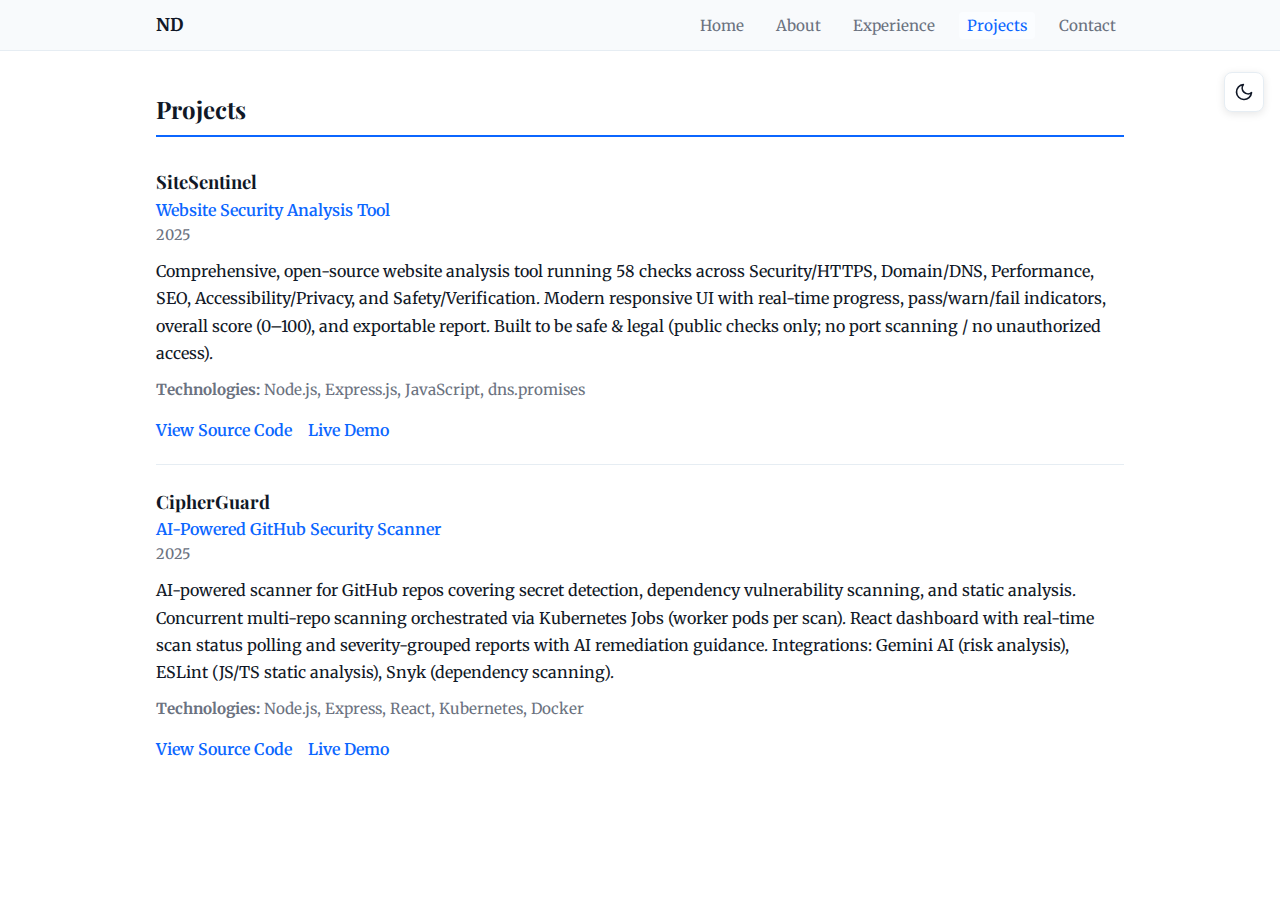
<file: html/projects.html>
<!DOCTYPE html>
<html lang="en">
<head>
    <meta charset="UTF-8">
    <meta name="viewport" content="width=device-width, initial-scale=1.0">
    <meta name="description" content="Explore Nicholas Darwin's software projects including SiteSentinel (website security tool), EV Race Car development, and machine learning healthcare applications. View source code and live demos.">
    <meta name="keywords" content="Nicholas Darwin, Projects, Portfolio, SiteSentinel, Software Development, Machine Learning, Electric Vehicle, Web Security">
    <link rel="canonical" href="https://nicholasdarwin.ca/projects.html">
    <title>Projects - Nicholas Darwin</title>
    <link rel="icon" type="image/svg+xml" href="../assets/favicon.svg">
    <link rel="stylesheet" href="../styles.css">
    <link href="https://fonts.googleapis.com/css2?family=Merriweather:wght@400;700&family=Playfair+Display:wght@700&display=swap" rel="stylesheet">
</head>
<body>
    <!-- Header -->
    <header>
        <nav>
            <a href="../index.html" class="logo">ND</a>
            <button class="theme-toggle" id="theme-toggle" aria-label="Toggle dark mode">
                <svg id="theme-icon" xmlns="http://www.w3.org/2000/svg" viewBox="0 0 24 24">
                    <path d="M21 12.79A9 9 0 1 1 11.21 3 7 7 0 0 0 21 12.79z"></path>
                </svg>
            </button>
            <button class="hamburger" id="hamburger-toggle">☰</button>
            <ul class="nav-links" id="nav-menu">
                <li><a href="../index.html">Home</a></li>
                <li><a href="about.html">About</a></li>
                <li><a href="experience.html">Experience</a></li>
                <li><a href="projects.html" class="active">Projects</a></li>
                <li><a href="contact.html">Contact</a></li>
            </ul>
        </nav>
    </header>

    <main>
        <section>
            <h2 class="section-title">Projects</h2>
            <div class="experience-list">
                <div class="experience-item">
                    <div class="experience-header">
                        <div>
                            <h3>SiteSentinel</h3>
                            <p class="company">Website Security Analysis Tool</p>
                        </div>
                        <span class="date">2025</span>
                    </div>
                    <p class="project-description">Comprehensive, open-source website analysis tool running 58 checks across Security/HTTPS, Domain/DNS, Performance, SEO, Accessibility/Privacy, and Safety/Verification. Modern responsive UI with real-time progress, pass/warn/fail indicators, overall score (0–100), and exportable report. Built to be safe & legal (public checks only; no port scanning / no unauthorized access).</p>
                    <p class="project-tech-inline"><strong>Technologies:</strong> Node.js, Express.js, JavaScript, dns.promises</p>
                    <div class="project-links">
                        <a href="https://github.com/NicholasDarwin/SiteSentinel" target="_blank" rel="noopener">View Source Code</a>
                        <a href="https://site-sentinel-delta.vercel.app/" target="_blank" rel="noopener">Live Demo</a>
                    </div>
                </div>

                <div class="experience-item">
                    <div class="experience-header">
                        <div>
                            <h3>CipherGuard</h3>
                            <p class="company">AI-Powered GitHub Security Scanner</p>
                        </div>
                        <span class="date">2025</span>
                    </div>
                    <p class="project-description">AI-powered scanner for GitHub repos covering secret detection, dependency vulnerability scanning, and static analysis. Concurrent multi-repo scanning orchestrated via Kubernetes Jobs (worker pods per scan). React dashboard with real-time scan status polling and severity-grouped reports with AI remediation guidance. Integrations: Gemini AI (risk analysis), ESLint (JS/TS static analysis), Snyk (dependency scanning).</p>
                    <p class="project-tech-inline"><strong>Technologies:</strong> Node.js, Express, React, Kubernetes, Docker</p>
                    <div class="project-links">
                        <a href="https://github.com/NicholasDarwin/CipherGuard" target="_blank" rel="noopener">View Source Code</a>
                        <a href="https://cipher-guard-delta.vercel.app/" target="_blank" rel="noopener">Live Demo</a>
                    </div>
                </div>
            </div>
        </section>
    </main>

    <footer>
    </footer>

    <script src="../script.js"></script>
</body>
</html>
</file>
<file: styles.css>
/* Simple, minimal stylesheet for a lightweight site */
* { box-sizing: border-box; margin: 0; padding: 0; }

html {
  scroll-behavior: smooth;
}

:root {
  --bg: #ffffff;
  --text: #111827;
  --muted: #6b7280;
  --accent: #0b66ff; /* maps to previous --neon-blue for small inline uses */
  --accent2: #6b5cff; /* maps to previous --neon-purple */
  --header-bg: #f8fafc;
  --header-border: #e6edf3;
  --card-bg: #ffffff;
  --card-border: #e6edf3;
  --subtle-bg: #fbfdff;
  --subtle-border: #eef6ff;
  --grid-light: #fafafa;
  --grid-dark: #f5f5f5;
}

/* Dark mode colors */
[data-theme="dark"] {
  --bg: #0f172a;
  --text: #e2e8f0;
  --muted: #94a3b8;
  --accent: #ef4444;
  --accent2: #dc2626;
  --header-bg: #1e293b;
  --header-border: #334155;
  --card-bg: #1e293b;
  --card-border: #334155;
  --subtle-bg: #1e293b;
  --subtle-border: #334155;
  --grid-light: #1a2332;
  --grid-dark: #141b28;
}
body {
  font-family: 'Merriweather', Georgia, 'Times New Roman', Times, serif;
  background: var(--bg);
  color: var(--text);
  line-height: 1.5;
  -webkit-font-smoothing: antialiased;
  -moz-osx-font-smoothing: grayscale;
  transition: background-color 0.3s ease, color 0.3s ease;
  position: relative;
}

/* Formal heading font */
h1, h2, h3, .section-title, .recent-title {
  font-family: 'Playfair Display', 'Merriweather', serif;
}
header { background: var(--header-bg); border-bottom: 1px solid var(--header-border); transition: background-color 0.3s ease, border-color 0.3s ease; }
nav { max-width: 1000px; margin: 0 auto; padding: 0.75rem 1rem; display: flex; align-items: center; justify-content: space-between; position: relative; }
.logo { font-weight: 700; color: var(--text); text-decoration: none; font-size: 1.1rem; transition: color 0.3s ease; }
.logo:hover { color: var(--accent); }
.hamburger { display: none; background: none; border: none; color: var(--text); font-size: 1.5rem; cursor: pointer; padding: 0.5rem; -webkit-tap-highlight-color: transparent; touch-action: manipulation; transition: color 0.3s ease; }
.hamburger:hover { color: var(--accent); }
.nav-links { display: flex; gap: 1rem; list-style: none; }
.nav-links a {
  color: var(--muted);
  text-decoration: none;
  padding: 0.25rem 0.5rem;
  border-radius: 4px;
  font-size: 0.95rem;
  /* start hidden for fade-in */
  opacity: 0;
  transform: translateY(-6px);
  transition: opacity 260ms ease, transform 260ms cubic-bezier(.2,.9,.2,1), color 0.3s ease, background-color 0.3s ease;
}
.nav-links a.active, .nav-links a:hover { color: var(--accent); background: var(--subtle-bg); }

/* Show nav links when menu is visible (desktop init or mobile active) */
.nav-links.visible a,
.nav-links.active a {
  opacity: 1;
  transform: translateY(0);
}

/* Staggered delays for nicer effect */
.nav-links a:nth-child(1) { transition-delay: 0ms; }
.nav-links a:nth-child(2) { transition-delay: 60ms; }
.nav-links a:nth-child(3) { transition-delay: 120ms; }
.nav-links a:nth-child(4) { transition-delay: 180ms; }
.nav-links a:nth-child(5) { transition-delay: 240ms; }

/* Mobile menu styles */
@media (max-width: 768px) {
  .hamburger { display: block; }
  .nav-links { 
    position: absolute; 
    top: 100%; 
    left: 0; 
    right: 0; 
    background: var(--header-bg); 
    flex-direction: column; 
    gap: 0; 
    list-style: none; 
    max-height: 0; 
    overflow: hidden; 
    transition: max-height 0.3s ease-out, background-color 0.3s ease; 
    border-bottom: 1px solid var(--header-border); 
    z-index: 999; 
  }
  .nav-links.active { max-height: 300px; }
  .nav-links.active a { opacity: 1; transform: translateY(0); }
  .nav-links li { padding: 0; }
  .nav-links a { 
    display: block; 
    padding: 0.75rem 1rem; 
    border-radius: 0; 
    opacity: 1;
    transform: translateY(0);
  }
  .nav-links a.active { color: var(--accent); background: var(--subtle-bg); }
}

main { max-width: 1000px; margin: 2.5rem auto; padding: 0 1rem; }
.hero { text-align: center; padding: 3rem 1rem; }
.hero h1 { font-size: 2rem; margin-bottom: 0.5rem; color: var(--accent); }
.hero .subtitle { color: var(--muted); margin-bottom: 1rem; }
.contact-info { display: flex; gap: 1rem; justify-content: center; flex-wrap: wrap; }
.contact-info a { color: var(--text); text-decoration: none; font-weight: 500; transition: all 0.3s ease; }
.contact-info a:hover { color: var(--accent); transform: translateY(-2px); }
.scroll-indicator { margin-top: 2rem; font-size: 1.5rem; color: var(--muted); animation: bounce 2s infinite; }
@keyframes bounce { 0%, 20%, 50%, 80%, 100% { transform: translateY(0); } 40% { transform: translateY(-10px); } 60% { transform: translateY(-5px); } }

section { margin: 2rem 0; }
.section-title { text-align: left; font-weight: 700; margin-bottom: 2rem; font-size: 1.5rem; color: var(--text); border-bottom: 2px solid var(--accent); padding-bottom: 0.5rem; }

/* Fancy name styling */
.fancy-name { font-family: 'Playfair Display', serif; font-size: 2.5rem; color: var(--accent); text-align: center; margin-bottom: 1.5rem; font-style: italic; letter-spacing: 0.05em; }

/* Clean experience list styling */
.experience-list { display: flex; flex-direction: column; gap: 1.5rem; }
.experience-item { border-bottom: 1px solid var(--card-border); padding-bottom: 1.25rem; }
.experience-item:last-child { border-bottom: none; }
.experience-header { display: block; margin-bottom: 0.5rem; }
.experience-header h3 { font-size: 1.15rem; font-weight: 700; color: var(--text); margin: 0; line-height: 1.4; }
.experience-header .company { color: var(--accent); font-weight: 600; margin: 0.15rem 0 0 0; font-size: 1rem; }
.experience-header .location { color: var(--muted); font-size: 0.9rem; margin: 0.15rem 0 0 0; }
.experience-header .date { color: var(--muted); font-size: 0.9rem; white-space: nowrap; font-weight: 500; margin-top: 0.15rem; }
.experience-details { list-style: disc; margin: 0.5rem 0 0 1.25rem; padding: 0; }
.experience-details li { color: var(--text); line-height: 1.5; margin-bottom: 0.25rem; padding-left: 0.25rem; }
.project-description { color: var(--text); line-height: 1.7; margin: 0.75rem 0; }
.project-tech-inline { color: var(--muted); font-size: 0.95rem; margin: 0.5rem 0; }
.project-links { display: flex; gap: 1rem; margin-top: 1rem; }
.project-links a { color: var(--accent); text-decoration: none; font-weight: 600; border-bottom: 2px solid transparent; transition: border-color 0.3s ease; }
.project-links a:hover { border-bottom-color: var(--accent); }

@media (max-width: 768px) {
  .experience-header { flex-direction: column; }
  .experience-header .date { align-self: flex-end; }
}

.project-card.visible { opacity: 1; transform: translateY(0); }

.projects-grid .project-card { will-change: opacity, transform; }

/* Featured Projects Section */
.featured-projects { background: var(--subtle-bg); padding: 2rem 1rem; border-radius: 12px; margin: 2rem 0; border: 1px solid var(--subtle-border); animation: fadeInUp 0.8s ease-out 0.5s both; }
.featured-projects .section-title { margin-top: 0; margin-bottom: 1.5rem; }
.projects-grid { display: grid; grid-template-columns: 1fr; gap: 1.5rem; }
.project-card { background: var(--card-bg); border: 1px solid var(--card-border); border-radius: 10px; padding: 1.5rem; transition: all 0.3s ease; animation: fadeInUp 0.8s ease-out 0.6s both; }
.project-card:hover { box-shadow: 0 4px 12px rgba(0,0,0,0.1); transform: translateY(-2px); border-color: var(--accent); }
.project-card h3 { font-size: 1.25rem; font-weight: 700; color: var(--text); margin: 0 0 0.5rem 0; }
.project-card .project-meta { color: var(--accent); font-weight: 600; font-size: 0.95rem; margin-bottom: 1rem; }
.project-highlights { list-style: disc; margin: 1rem 0; padding-left: 1.25rem; }
.project-highlights li { color: var(--text); line-height: 1.6; margin-bottom: 0.5rem; }
.project-card .project-links { margin-top: 1rem; }

@media (max-width: 768px) {
  .projects-grid { grid-template-columns: 1fr; }
}

footer { max-width: 1000px; margin: 2.5rem auto; padding: 0 1rem 2rem; color: var(--muted); font-size: 0.9rem; }

/* Fade-in upwards animations (home page only) */
@keyframes fadeInUp {
  from {
    opacity: 0;
    transform: translateY(30px);
  }
  to {
    opacity: 1;
    transform: translateY(0);
  }
}

body.home-page .hero {
  animation: fadeInUp 0.8s ease-out;
}

body.home-page .hero h1 {
  animation: fadeInUp 0.8s ease-out;
}

body.home-page .hero .subtitle {
  animation: fadeInUp 0.8s ease-out 0.1s both;
}

body.home-page .contact-info {
  animation: fadeInUp 0.8s ease-out 0.2s both;
}

body.home-page .scroll-indicator {
  animation: fadeInUp 0.8s ease-out 0.3s both;
}

body.home-page .recent-roles {
  animation: fadeInUp 0.8s ease-out 0.4s both;
}

@media (max-width: 600px) {
  .hero h1 { font-size: 1.5rem; }
}

/* Recent roles component (white horizontal cards) */
.recent-roles { background: var(--card-bg); padding: 1rem; border-radius: 8px; margin-bottom: 1rem; border: 1px solid var(--card-border); transition: background-color 0.3s ease, border-color 0.3s ease; }
.recent-title { font-size: 1.1rem; font-weight: 700; color: var(--text); margin-bottom: 0.75rem; text-transform: none; }
.roles-list { display: flex; flex-direction: column; gap: 0.75rem; }
.role-card-link { text-decoration: none; color: inherit; display: block; }
.role-card { display: flex; align-items: center; justify-content: space-between; background: var(--card-bg); border: 1px solid var(--card-border); padding: 0.75rem; border-radius: 10px; box-shadow: 0 1px 0 rgba(16,24,40,0.03); transition: all 0.3s ease; cursor: pointer; }
.role-card:hover { transform: translateY(-2px); box-shadow: 0 4px 8px rgba(0,0,0,0.1); border-color: var(--accent); }
.role-left { display: flex; align-items: center; gap: 0.75rem; }
.role-logo { width: 44px; height: 44px; border-radius: 8px; background: var(--subtle-bg); display: flex; align-items: center; justify-content: center; color: var(--muted); font-weight: 700; font-size: 1rem; border: 1px solid var(--subtle-border); object-fit: cover; }
.role-info { display: flex; flex-direction: column; }
.role-company { font-weight: 700; color: var(--accent); }
.role-position { color: var(--muted); font-size: 0.95rem; }
.role-date { color: var(--muted); font-size: 0.95rem; white-space: nowrap; margin-left: 1rem; }

@media (max-width: 720px) {
  .roles-list { gap: 0.5rem; }
  .role-card { flex-direction: column; align-items: flex-start; gap: 0.5rem; }
  .role-date { align-self: flex-end; }
}

/* Contact page styles */
.contact-content { text-align: left; max-width: 720px; }
.intro-text { font-size: 1.05rem; color: var(--muted); margin-bottom: 2rem; line-height: 1.7; }
.contact-links { display: flex; gap: 1rem; flex-wrap: wrap; margin: 2rem 0; }
.contact-link { color: var(--accent); text-decoration: none; font-weight: 600; font-size: 1rem; border-bottom: 2px solid transparent; transition: border-color 0.3s ease; padding-bottom: 0.25rem; }
.contact-link:hover { border-bottom-color: var(--accent); }

@media (max-width: 600px) {
  .contact-links { flex-direction: column; gap: 0.75rem; }
}

/* Theme Toggle Button */
.theme-toggle {
  position: fixed;
  top: 4.5rem;
  right: 1rem;
  width: 40px;
  height: 40px;
  border-radius: 8px;
  background: var(--card-bg);
  border: 1px solid var(--card-border);
  cursor: pointer;
  display: flex;
  align-items: center;
  justify-content: center;
  box-shadow: 0 2px 8px rgba(0,0,0,0.1);
  transition: transform 0.2s ease, box-shadow 0.2s ease, background-color 0.3s ease, border-color 0.3s ease;
  z-index: 1001;
}

.theme-toggle:hover {
  box-shadow: 0 4px 12px rgba(0,0,0,0.15);
}

.theme-toggle:active {
  transform: scale(0.95);
}

.theme-toggle svg {
  width: 20px;
  height: 20px;
  stroke: var(--text);
  fill: none;
  stroke-width: 2;
  stroke-linecap: round;
  stroke-linejoin: round;
  transition: stroke 0.3s ease;
}

@media (max-width: 768px) {
  .theme-toggle {
    top: auto;
    bottom: 1.5rem;
    right: 1.5rem;
    width: 50px;
    height: 50px;
    border-radius: 50%;
  }
  .theme-toggle:active {
    transform: scale(0.95);
  }
  .theme-toggle svg {
    width: 22px;
    height: 22px;
  }
}
</file>
